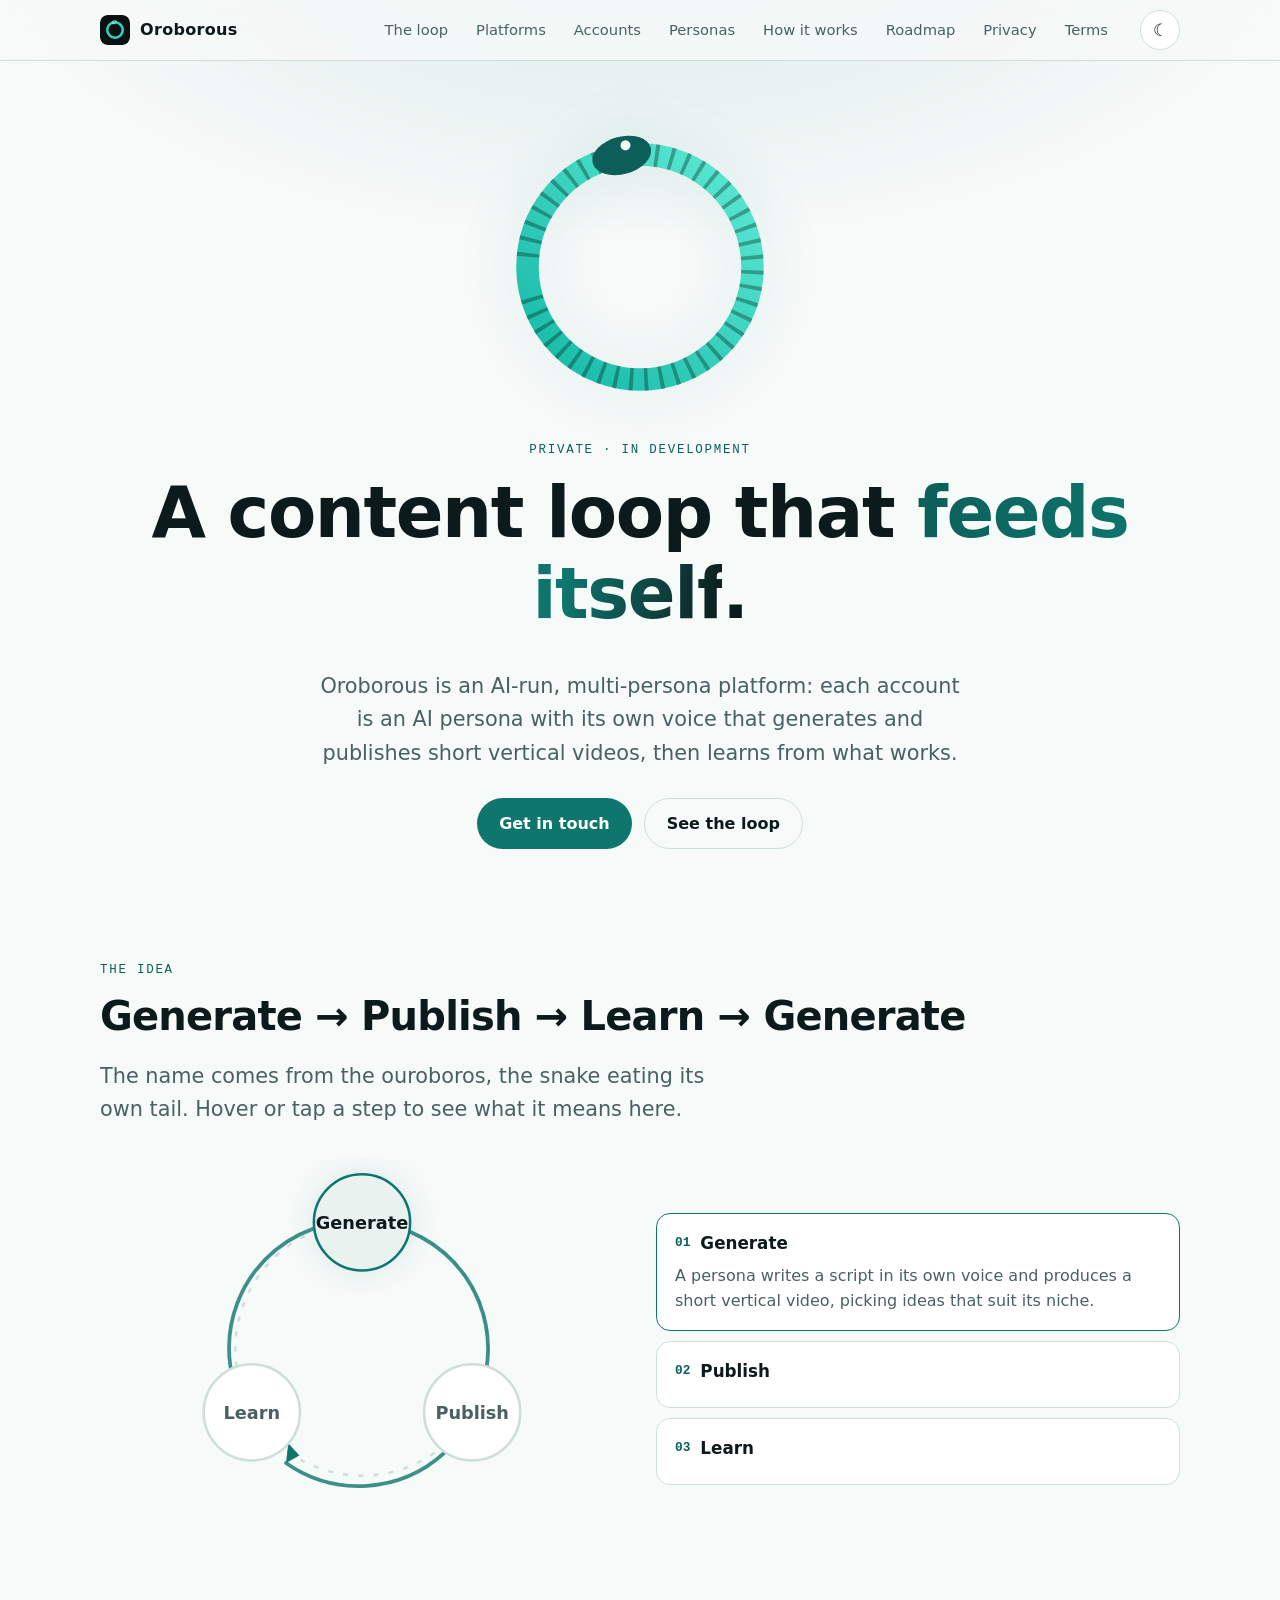
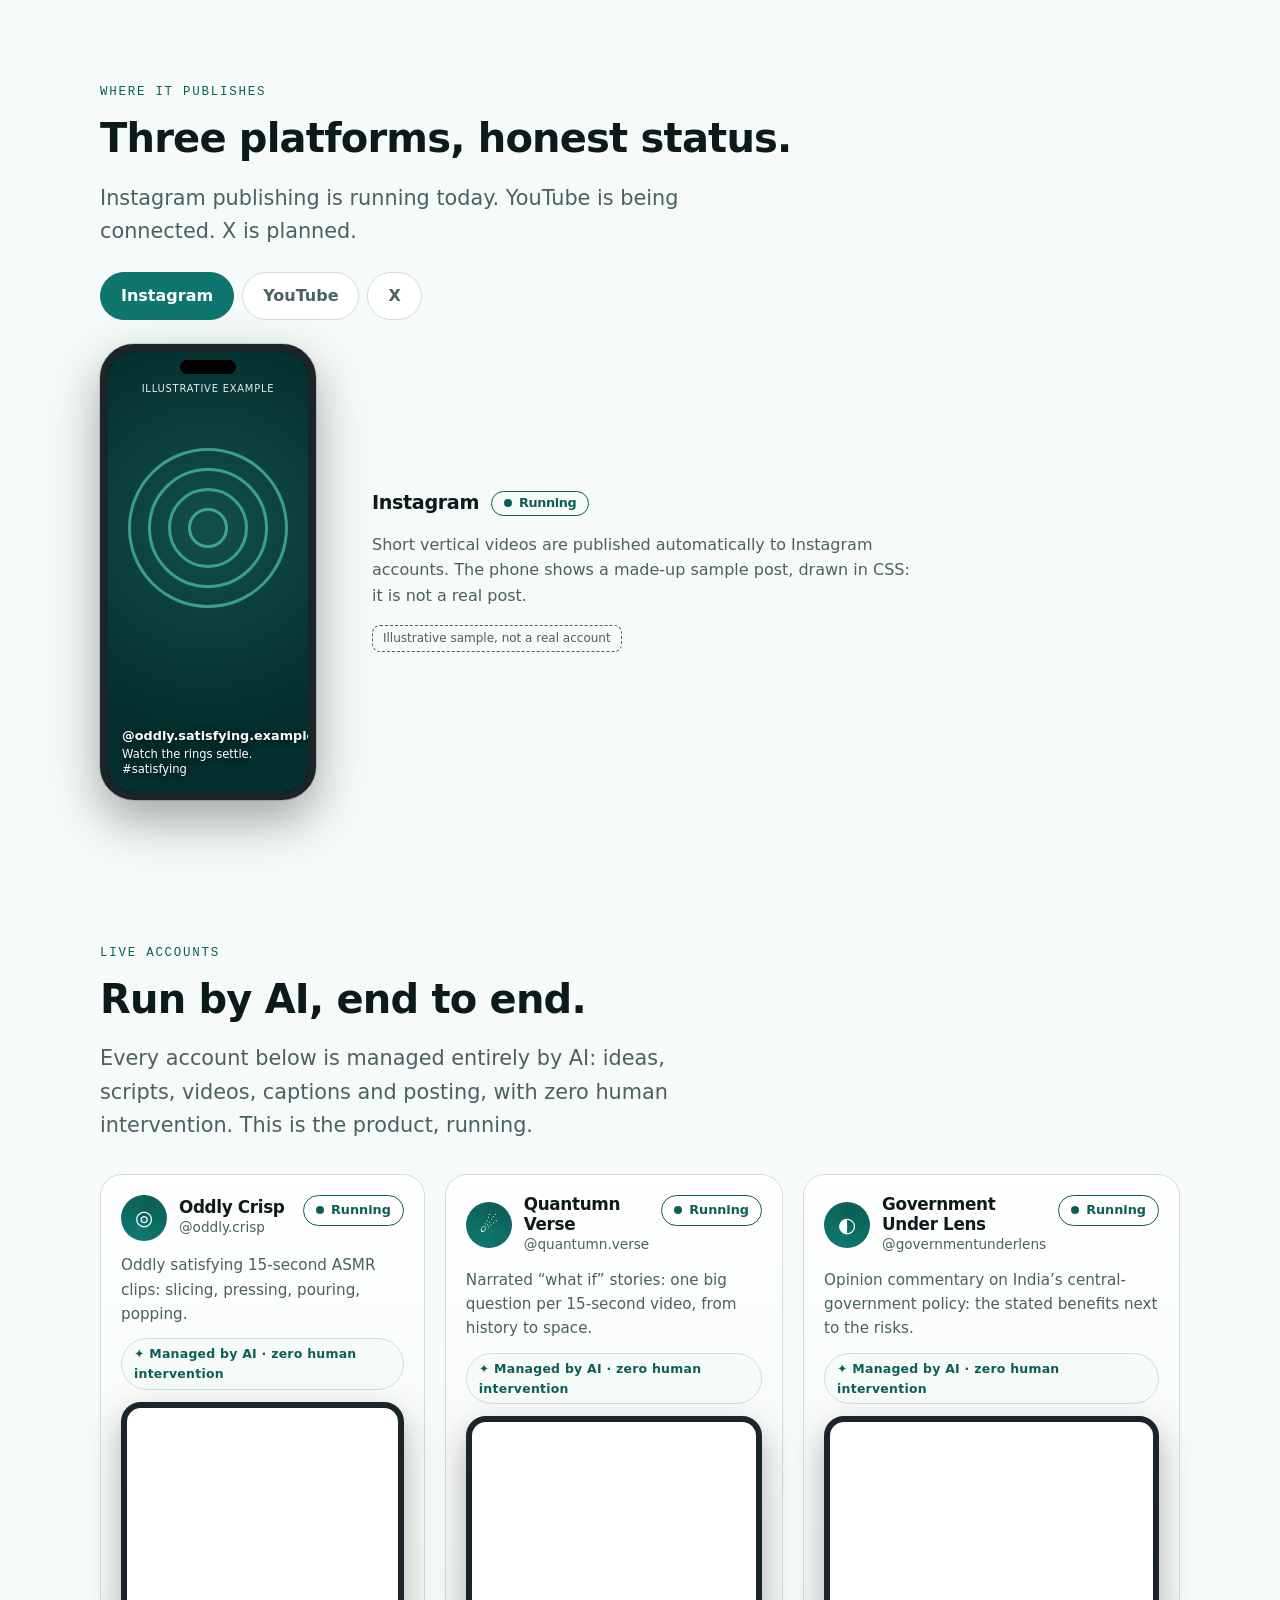
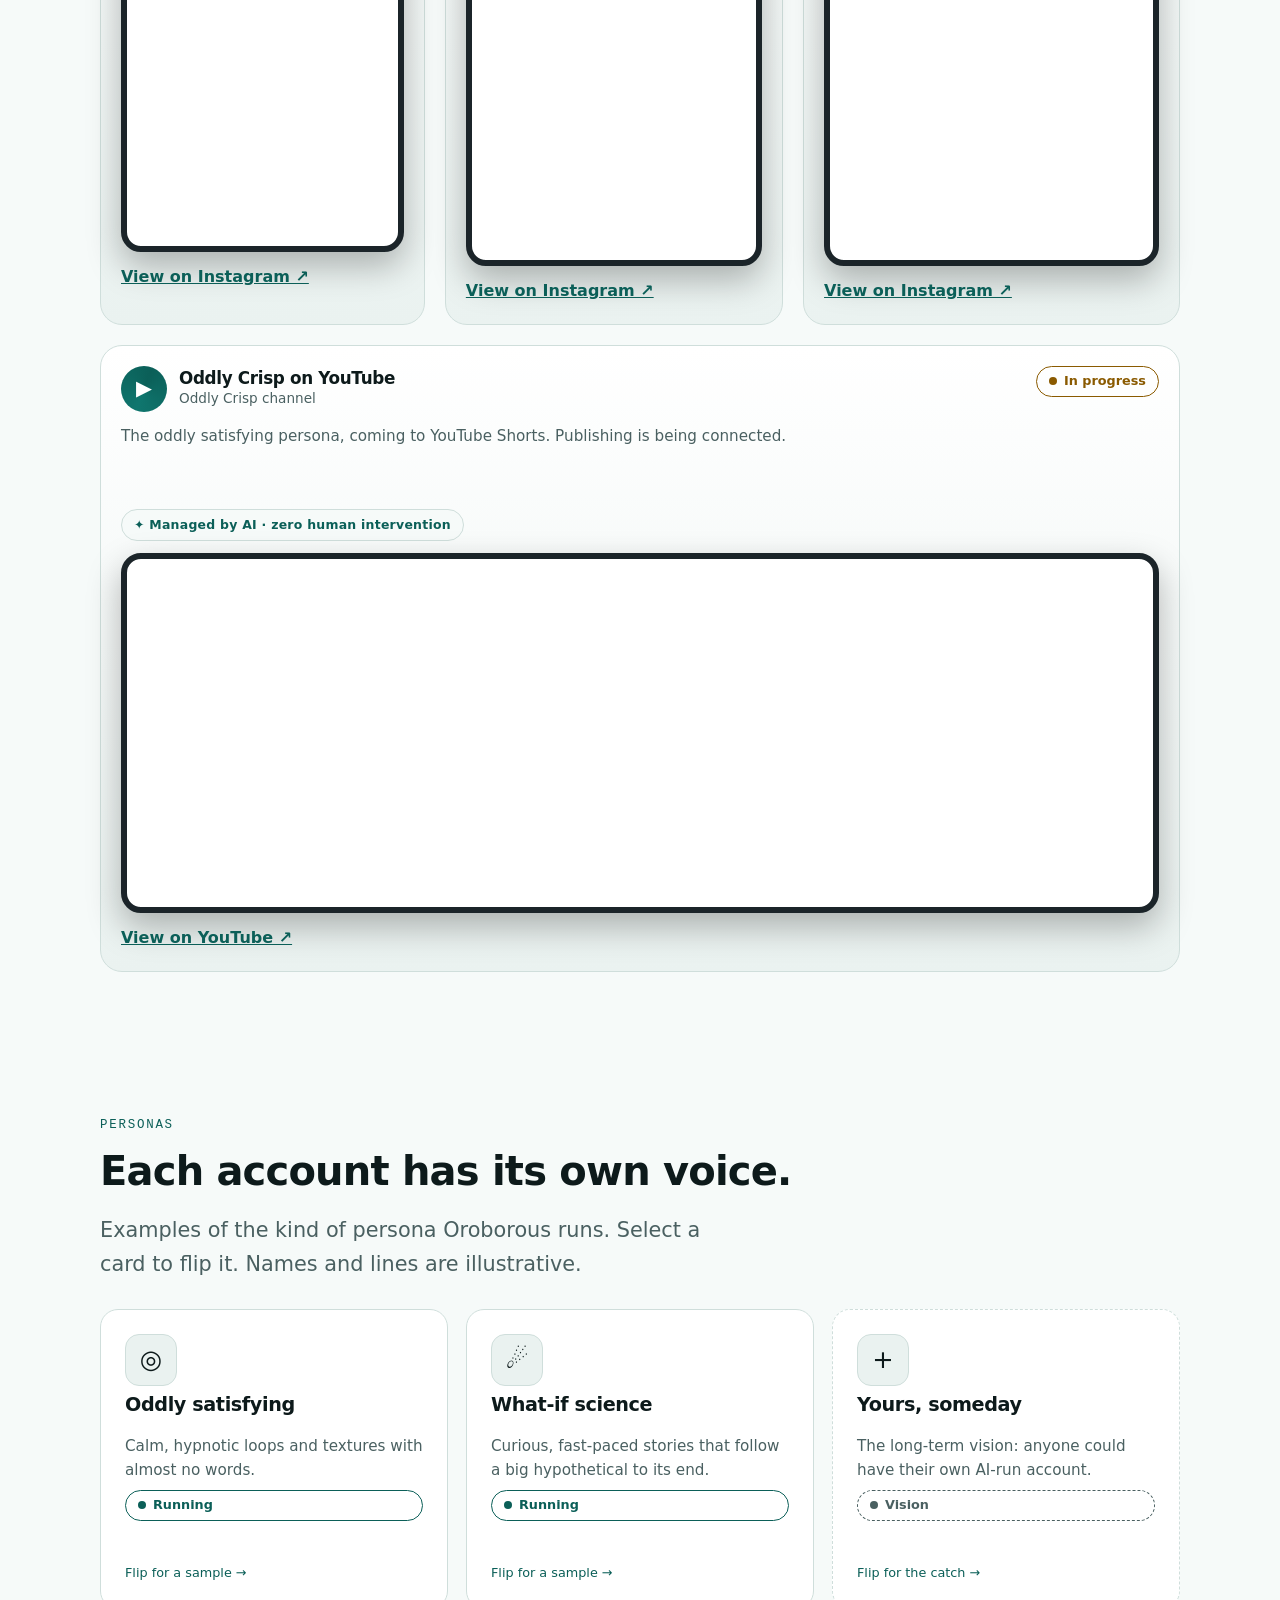
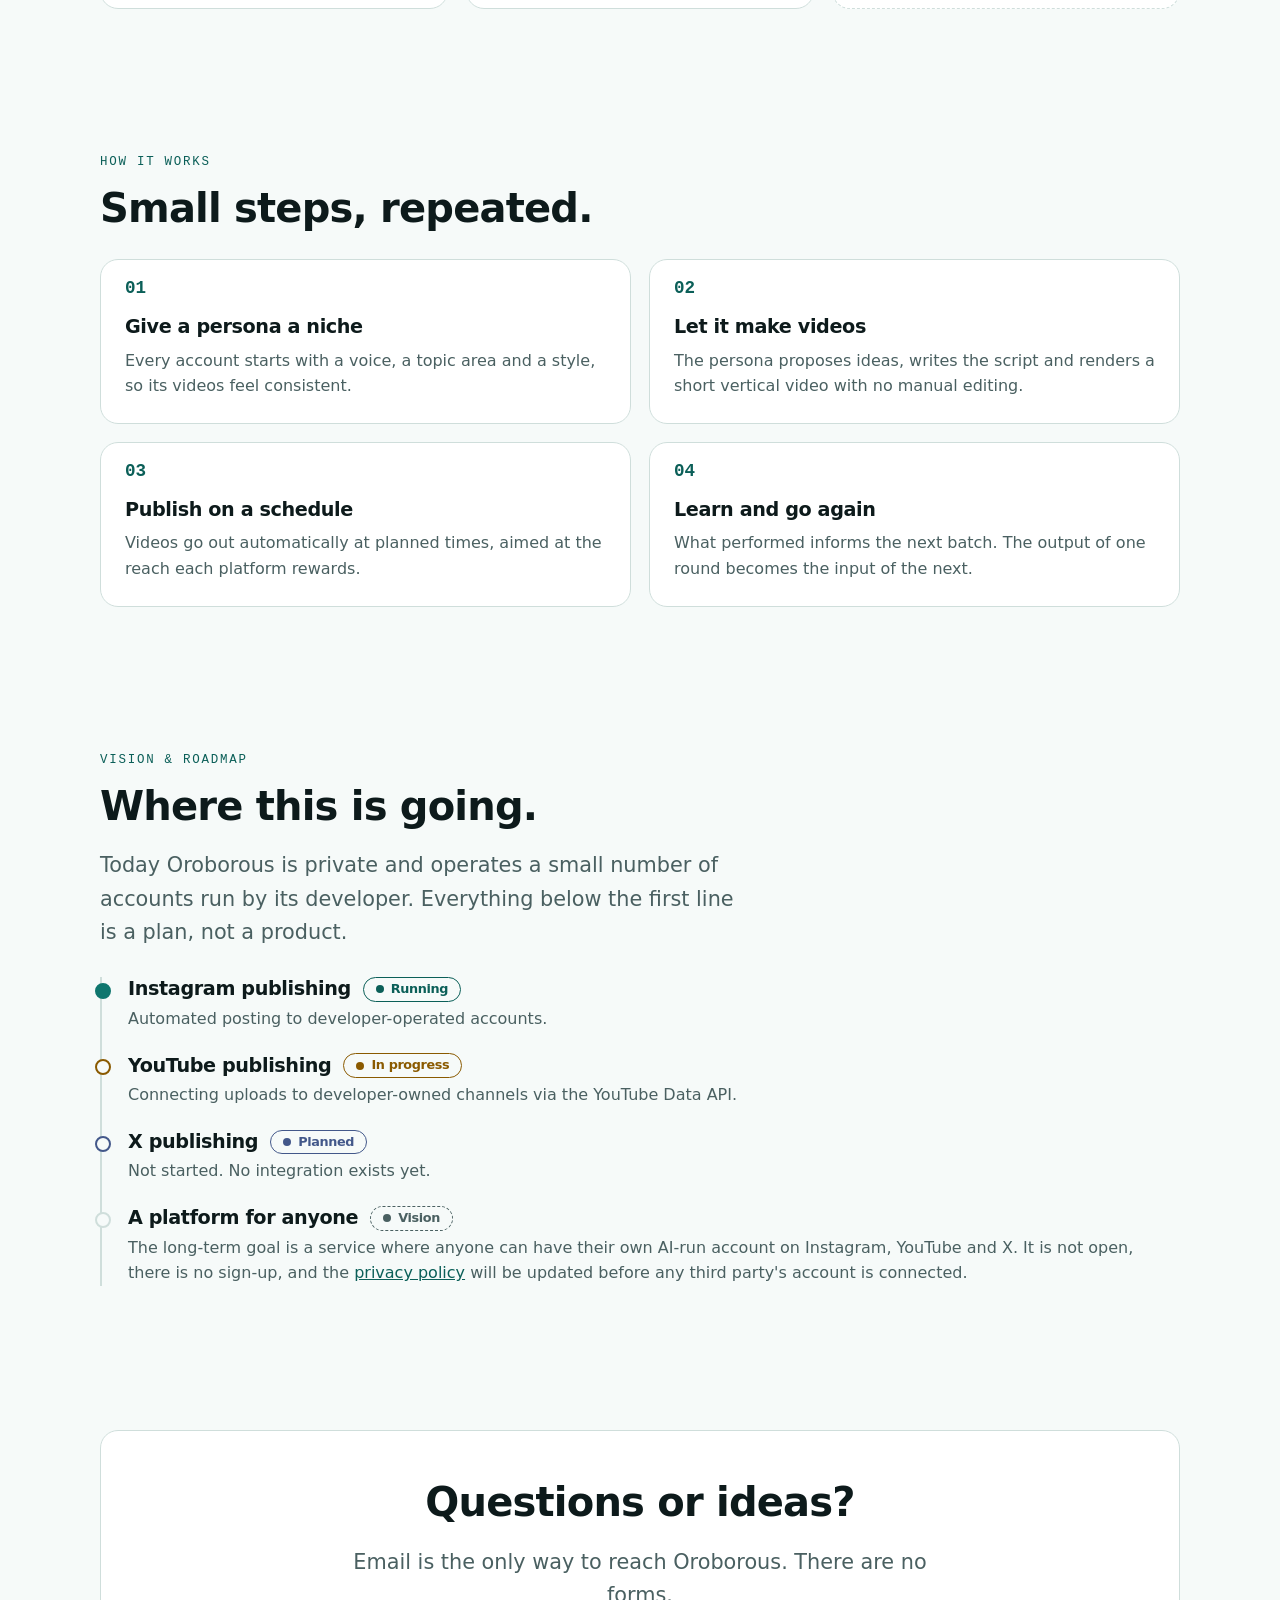
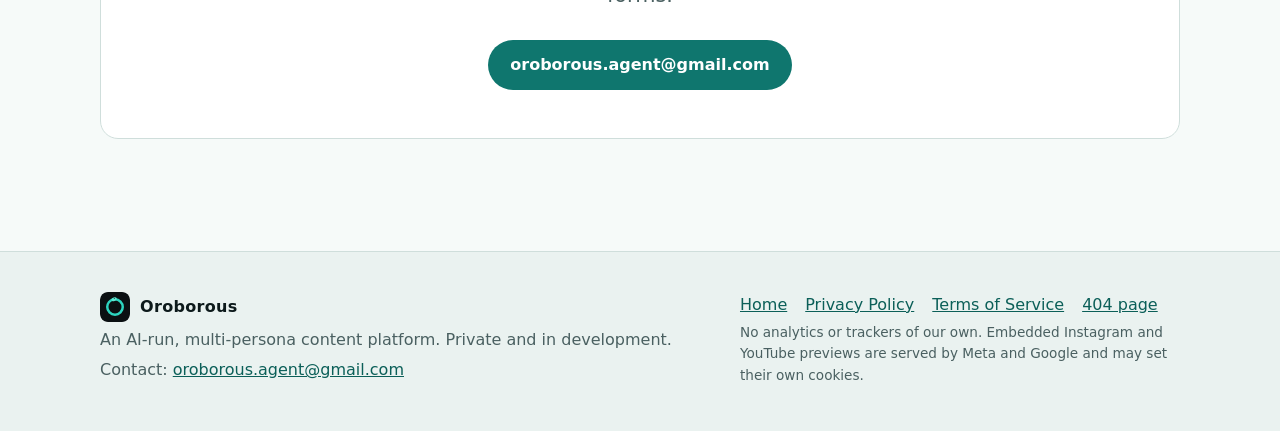
<file: index.html>
<!doctype html>
<html lang="en">
<head>
<meta charset="utf-8">
<meta name="viewport" content="width=device-width, initial-scale=1">
<title>Oroborous — AI-run, multi-persona content</title>
<meta name="description" content="Oroborous is a private, in-development platform of AI personas that generate and publish short vertical videos on their own schedule: generate, publish, learn, repeat.">
<meta name="theme-color" content="#080c0e">
<meta name="color-scheme" content="dark light">
<link rel="icon" href="favicon.svg" type="image/svg+xml">
<link rel="canonical" href="https://aniketraj01.github.io/oroborous/">
<meta property="og:type" content="website">
<meta property="og:site_name" content="Oroborous">
<meta property="og:title" content="Oroborous — AI-run, multi-persona content">
<meta property="og:description" content="Oroborous is a private, in-development platform of AI personas that generate and publish short vertical videos on their own schedule: generate, publish, learn, repeat.">
<meta property="og:url" content="https://aniketraj01.github.io/oroborous/">
<meta name="twitter:card" content="summary">
<meta name="twitter:title" content="Oroborous — AI-run, multi-persona content">
<meta name="twitter:description" content="Oroborous is a private, in-development platform of AI personas that generate and publish short vertical videos on their own schedule: generate, publish, learn, repeat.">
<script>try{var t=localStorage.getItem('oroborous-theme');if(t==='light'||t==='dark')document.documentElement.setAttribute('data-theme',t)}catch(e){}</script>
<link rel="stylesheet" href="styles.css">
</head>
<body>
<a class="skip" href="#main">Skip to content</a>
<header class="site-header">
  <div class="wrap bar">
    <a class="brand" href="index.html"><img src="favicon.svg" alt="" width="30" height="30"><span>Oroborous</span></a>
    <nav class="main" aria-label="Main">
      <ul>
        <li><a href="index.html#loop">The loop</a></li>
        <li><a href="index.html#platforms">Platforms</a></li>
        <li><a href="index.html#accounts">Accounts</a></li>
        <li><a href="index.html#personas">Personas</a></li>
        <li><a href="index.html#how">How it works</a></li>
        <li><a href="index.html#roadmap">Roadmap</a></li>
        <li><a href="privacy.html">Privacy</a></li>
        <li><a href="terms.html">Terms</a></li>
      </ul>
    </nav>
    <button class="theme-btn" id="theme-toggle" type="button" aria-label="Toggle colour theme">☾</button>
  </div>
</header>
<main id="main">

<section class="hero">
  <div class="wrap hero-grid">
    <svg class="ouro" viewBox="0 0 240 240" role="img" aria-label="An ouroboros: a snake forming a circle, eating its own tail">
  <defs>
    <linearGradient id="snakeGrad" x1="0" y1="0" x2="1" y2="1"><stop offset="0" stop-color="#14b8a6"/><stop offset="1" stop-color="#5eead4"/></linearGradient>
    <mask id="bodyMask"><circle cx="120" cy="120" r="90" fill="none" stroke="#fff" stroke-width="30" stroke-dasharray="545 21" transform="rotate(-90 120 120)"/></mask>
  </defs>
  <g class="spin">
    <g transform="rotate(-90 120 120)">
      <circle class="body" cx="120" cy="120" r="90" fill="none" stroke-width="18" stroke-linecap="round" stroke-dasharray="545 21"/>
      <circle class="scales" cx="120" cy="120" r="90" fill="none" stroke="#04201c" stroke-opacity=".35" stroke-width="18" stroke-dasharray="3 9" mask="url(#bodyMask)"/>
      <g transform="translate(120 120) rotate(345)">
        <ellipse class="headfill" cx="90" cy="9" rx="15" ry="24"/>
        <circle class="eye" cx="97" cy="14" r="4"/>
      </g>
    </g>
  </g>
</svg>
    <div>
      <p class="eyebrow">Private · in development</p>
      <h1>A content loop that <span class="grad">feeds itself</span>.</h1>
      <p class="lead">Oroborous is an AI-run, multi-persona platform: each account is an AI persona with its own voice that generates and publishes short vertical videos, then learns from what works.</p>
      <div class="row">
        <a class="btn" href="mailto:oroborous.agent@gmail.com">Get in touch</a>
        <a class="btn ghost" href="#loop">See the loop</a>
      </div>
    </div>
  </div>
</section>

<section id="loop" aria-labelledby="loop-h">
  <div class="wrap">
    <p class="eyebrow">The idea</p>
    <h2 id="loop-h">Generate → Publish → Learn → Generate</h2>
    <p class="lead">The name comes from the ouroboros, the snake eating its own tail. Hover or tap a step to see what it means here.</p>
    <div class="loop" style="margin-top:32px">
      <svg class="loop-svg" viewBox="0 0 300 300" aria-hidden="true" focusable="false">
        <circle class="ring" cx="150" cy="150" r="100"/>
        <path class="arrow" d="M178 54 A100 100 0 0 1 236 200"/><path class="arrow-head" d="M236 200 l-9 -12 l-9 12 z" transform="rotate(8 236 200)"/>
        <path class="arrow" d="M215 232 A100 100 0 0 1 90 240"/><path class="arrow-head" d="M90 240 l12 -2 l-5 -12 z" transform="rotate(-20 90 240)"/>
        <path class="arrow" d="M62 205 A100 100 0 0 1 122 52"/><path class="arrow-head" d="M122 52 l-8 10 l14 4 z" transform="rotate(-12 122 52)"/>
        <g class="node"><circle cx="150" cy="50" r="38"/><text x="150" y="55">Generate</text></g>
        <g class="node"><circle cx="237" cy="200" r="38"/><text x="237" y="205">Publish</text></g>
        <g class="node"><circle cx="63" cy="200" r="38"/><text x="63" y="205">Learn</text></g>
      </svg>
      <ul class="steps">
        <li><button class="step-btn" type="button" aria-expanded="false"><strong><span>01</span> Generate</strong><p>A persona writes a script in its own voice and produces a short vertical video, picking ideas that suit its niche.</p></button></li>
        <li><button class="step-btn" type="button" aria-expanded="false"><strong><span>02</span> Publish</strong><p>The finished video goes out to the persona's account on its own schedule, with a title and caption written for that platform.</p></button></li>
        <li><button class="step-btn" type="button" aria-expanded="false"><strong><span>03</span> Learn</strong><p>Results on what was published feed back in, so the next round favours the ideas and formats that earned more reach. Then the loop starts again.</p></button></li>
      </ul>
    </div>
  </div>
</section>

<section id="platforms" aria-labelledby="plat-h">
  <div class="wrap">
    <p class="eyebrow">Where it publishes</p>
    <h2 id="plat-h">Three platforms, honest status.</h2>
    <p class="lead">Instagram publishing is running today. YouTube is being connected. X is planned.</p>
    <div class="tabs" role="tablist" aria-label="Platform">
      <button class="tab" role="tab" id="t-ig" aria-controls="p-ig" aria-selected="true">Instagram</button>
      <button class="tab" role="tab" id="t-yt" aria-controls="p-yt" aria-selected="false" tabindex="-1">YouTube</button>
      <button class="tab" role="tab" id="t-x" aria-controls="p-x" aria-selected="false" tabindex="-1">X</button>
    </div>
    <div class="plat" id="p-ig" role="tabpanel" aria-labelledby="t-ig">
      <div class="phone" role="img" aria-label="Illustrative phone mockup of a vertical video post">
        <div class="screen"><div class="art sat"><i></i><i></i><i></i><i></i></div><div class="tagline">Illustrative example</div>
        <div class="cap"><b>@oddly.satisfying.example</b>Watch the rings settle. #satisfying</div></div>
      </div>
      <div>
        <h3>Instagram <span class="chip running">Running</span></h3>
        <p>Short vertical videos are published automatically to Instagram accounts. The phone shows a made-up sample post, drawn in CSS: it is not a real post.</p>
        <span class="badge-ill">Illustrative sample, not a real account</span>
      </div>
    </div>
    <div class="plat" id="p-yt" role="tabpanel" aria-labelledby="t-yt" hidden>
      <div class="phone" role="img" aria-label="Illustrative phone mockup of a vertical video post">
        <div class="screen"><div class="art moon"></div><div class="tagline">Illustrative example</div>
        <div class="cap"><b>What if the Moon vanished tonight?</b>A 40-second science story. #shorts</div></div>
      </div>
      <div>
        <h3>YouTube <span class="chip progress">In progress</span></h3>
        <p>Uploads to YouTube channels owned and operated by the developer, through the YouTube Data API with the upload scope only. The connection is still being completed and reviewed.</p>
        <span class="badge-ill">Illustrative sample, not a real video</span>
      </div>
    </div>
    <div class="plat" id="p-x" role="tabpanel" aria-labelledby="t-x" hidden>
      <div class="phone" role="img" aria-label="Illustrative phone mockup of a vertical video post">
        <div class="screen"><div class="art txt"></div><div class="tagline">Illustrative example</div>
        <div class="cap"><b>Mock-up only</b>Nothing is published to X yet.</div></div>
      </div>
      <div>
        <h3>X <span class="chip planned">Planned</span></h3>
        <p>X is on the roadmap but not built. There is no integration and nothing is posted there today.</p>
        <span class="badge-ill">Illustrative mock-up, not live</span>
      </div>
    </div>
  </div>
</section>

<section id="accounts" aria-labelledby="acc-h">
  <div class="wrap">
    <p class="eyebrow">Live accounts</p>
    <h2 id="acc-h">Run by AI, end to end.</h2>
    <p class="lead">Every account below is managed entirely by AI: ideas, scripts, videos, captions and posting, with zero human intervention. This is the product, running.</p>
    <div class="accts">
      <article class="acct ">
        <div class="acct-top">
          <span class="avatar" aria-hidden="true">◎</span>
          <div class="who"><h3>Oddly Crisp</h3><p>@oddly.crisp</p></div>
          <span class="chip running">Running</span>
        </div>
        <p class="niche">Oddly satisfying 15-second ASMR clips: slicing, pressing, pouring, popping.</p>
        <p class="ai-badge"><span aria-hidden="true">✦</span> Managed by AI · zero human intervention</p>
        <div class="screen-frame" style="--h:450px"><iframe src="https://www.instagram.com/oddly.crisp/embed" title="Live preview of Oddly Crisp on Instagram" loading="lazy" referrerpolicy="strict-origin-when-cross-origin" sandbox="allow-scripts allow-same-origin allow-popups allow-popups-to-escape-sandbox"></iframe></div>
        <a class="open" href="https://www.instagram.com/oddly.crisp/" rel="noopener" target="_blank">View on Instagram ↗</a>
      </article>
      <article class="acct ">
        <div class="acct-top">
          <span class="avatar" aria-hidden="true">☄</span>
          <div class="who"><h3>Quantumn Verse</h3><p>@quantumn.verse</p></div>
          <span class="chip running">Running</span>
        </div>
        <p class="niche">Narrated “what if” stories: one big question per 15-second video, from history to space.</p>
        <p class="ai-badge"><span aria-hidden="true">✦</span> Managed by AI · zero human intervention</p>
        <div class="screen-frame" style="--h:450px"><iframe src="https://www.instagram.com/quantumn.verse/embed" title="Live preview of Quantumn Verse on Instagram" loading="lazy" referrerpolicy="strict-origin-when-cross-origin" sandbox="allow-scripts allow-same-origin allow-popups allow-popups-to-escape-sandbox"></iframe></div>
        <a class="open" href="https://www.instagram.com/quantumn.verse/" rel="noopener" target="_blank">View on Instagram ↗</a>
      </article>
      <article class="acct ">
        <div class="acct-top">
          <span class="avatar" aria-hidden="true">◐</span>
          <div class="who"><h3>Government Under Lens</h3><p>@governmentunderlens</p></div>
          <span class="chip running">Running</span>
        </div>
        <p class="niche">Opinion commentary on India’s central-government policy: the stated benefits next to the risks.</p>
        <p class="ai-badge"><span aria-hidden="true">✦</span> Managed by AI · zero human intervention</p>
        <div class="screen-frame" style="--h:450px"><iframe src="https://www.instagram.com/governmentunderlens/embed" title="Live preview of Government Under Lens on Instagram" loading="lazy" referrerpolicy="strict-origin-when-cross-origin" sandbox="allow-scripts allow-same-origin allow-popups allow-popups-to-escape-sandbox"></iframe></div>
        <a class="open" href="https://www.instagram.com/governmentunderlens/" rel="noopener" target="_blank">View on Instagram ↗</a>
      </article>
      <article class="acct wide">
        <div class="acct-top">
          <span class="avatar" aria-hidden="true">▶</span>
          <div class="who"><h3>Oddly Crisp on YouTube</h3><p>Oddly Crisp channel</p></div>
          <span class="chip progress">In progress</span>
        </div>
        <p class="niche">The oddly satisfying persona, coming to YouTube Shorts. Publishing is being connected.</p>
        <p class="ai-badge"><span aria-hidden="true">✦</span> Managed by AI · zero human intervention</p>
        <div class="screen-frame" style="--h:360px"><iframe src="https://www.youtube-nocookie.com/embed/videoseries?list=UUycIDlt_tiEoTeSr6SAQCew" title="Live preview of Oddly Crisp on YouTube on YouTube" loading="lazy" referrerpolicy="strict-origin-when-cross-origin" sandbox="allow-scripts allow-same-origin allow-popups allow-popups-to-escape-sandbox"></iframe></div>
        <a class="open" href="https://www.youtube.com/channel/UCycIDlt_tiEoTeSr6SAQCew" rel="noopener" target="_blank">View on YouTube ↗</a>
      </article>
    </div>
  </div>
</section>

<section id="personas" aria-labelledby="per-h">
  <div class="wrap">
    <p class="eyebrow">Personas</p>
    <h2 id="per-h">Each account has its own voice.</h2>
    <p class="lead">Examples of the kind of persona Oroborous runs. Select a card to flip it. Names and lines are illustrative.</p>
    <div class="cards">
      <button class="flip" type="button" aria-pressed="false" aria-label="Persona card: Oddly satisfying. Press to flip.">
        <span class="flip-in">
          <span class="face"><span class="glyph" aria-hidden="true">◎</span><h3>Oddly satisfying</h3><p>Calm, hypnotic loops and textures with almost no words.</p><span class="chip running">Running</span><span class="hint">Flip for a sample →</span></span>
          <span class="face back"><span class="badge-ill">Illustrative example</span><blockquote>“Sit back. Nothing here needs fixing.”</blockquote><p>Voice: quiet, minimal, soothing. Format: seamless loops under 20 seconds.</p></span>
        </span>
      </button>
      <button class="flip" type="button" aria-pressed="false" aria-label="Persona card: What-if science. Press to flip.">
        <span class="flip-in">
          <span class="face"><span class="glyph" aria-hidden="true">☄</span><h3>What-if science</h3><p>Curious, fast-paced stories that follow a big hypothetical to its end.</p><span class="chip running">Running</span><span class="hint">Flip for a sample →</span></span>
          <span class="face back"><span class="badge-ill">Illustrative example</span><blockquote>“What if the Moon vanished tonight? Tides go first.”</blockquote><p>Voice: warm, curious, a little dramatic. Format: 30–45 second narrated stories.</p></span>
        </span>
      </button>
      <button class="flip dashed" type="button" aria-pressed="false" aria-label="Persona card: Yours, a vision. Press to flip.">
        <span class="flip-in">
          <span class="face"><span class="glyph" aria-hidden="true">+</span><h3>Yours, someday</h3><p>The long-term vision: anyone could have their own AI-run account.</p><span class="chip vision">Vision</span><span class="hint">Flip for the catch →</span></span>
          <span class="face back"><span class="badge-ill">Not available</span><blockquote>You can't sign up for this today.</blockquote><p>Oroborous currently runs only a few accounts operated by its developer. There is no sign-up or waitlist.</p></span>
        </span>
      </button>
    </div>
  </div>
</section>

<section id="how" aria-labelledby="how-h">
  <div class="wrap">
    <p class="eyebrow">How it works</p>
    <h2 id="how-h">Small steps, repeated.</h2>
    <div class="how">
      <div class="card reveal"><h3>Give a persona a niche</h3><p>Every account starts with a voice, a topic area and a style, so its videos feel consistent.</p></div>
      <div class="card reveal"><h3>Let it make videos</h3><p>The persona proposes ideas, writes the script and renders a short vertical video with no manual editing.</p></div>
      <div class="card reveal"><h3>Publish on a schedule</h3><p>Videos go out automatically at planned times, aimed at the reach each platform rewards.</p></div>
      <div class="card reveal"><h3>Learn and go again</h3><p>What performed informs the next batch. The output of one round becomes the input of the next.</p></div>
    </div>
  </div>
</section>

<section id="roadmap" aria-labelledby="road-h">
  <div class="wrap">
    <p class="eyebrow">Vision &amp; roadmap</p>
    <h2 id="road-h">Where this is going.</h2>
    <p class="lead">Today Oroborous is private and operates a small number of accounts run by its developer. Everything below the first line is a plan, not a product.</p>
    <ol class="road">
      <li class="running reveal"><h3>Instagram publishing <span class="chip running">Running</span></h3><p>Automated posting to developer-operated accounts.</p></li>
      <li class="progress reveal"><h3>YouTube publishing <span class="chip progress">In progress</span></h3><p>Connecting uploads to developer-owned channels via the YouTube Data API.</p></li>
      <li class="planned reveal"><h3>X publishing <span class="chip planned">Planned</span></h3><p>Not started. No integration exists yet.</p></li>
      <li class="reveal"><h3>A platform for anyone <span class="chip vision">Vision</span></h3><p>The long-term goal is a service where anyone can have their own AI-run account on Instagram, YouTube and X. It is not open, there is no sign-up, and the <a href="privacy.html">privacy policy</a> will be updated before any third party's account is connected.</p></li>
    </ol>
  </div>
</section>

<section id="contact" aria-labelledby="contact-h">
  <div class="wrap">
    <div class="card" style="text-align:center;padding:48px 24px">
      <h2 id="contact-h">Questions or ideas?</h2>
      <p class="lead" style="margin-inline:auto">Email is the only way to reach Oroborous. There are no forms.</p>
      <div class="row" style="justify-content:center"><a class="btn" href="mailto:oroborous.agent@gmail.com">oroborous.agent@gmail.com</a></div>
    </div>
  </div>
</section>
</main>
<footer class="site-footer">
  <div class="wrap foot">
    <div>
      <a class="brand" href="index.html"><img src="favicon.svg" alt="" width="30" height="30"><span>Oroborous</span></a>
      <p>An AI-run, multi-persona content platform. Private and in development.</p>
      <p>Contact: <a href="mailto:oroborous.agent@gmail.com">oroborous.agent@gmail.com</a></p>
    </div>
    <div>
      <ul aria-label="Site pages">
        <li><a href="index.html">Home</a></li>
        <li><a href="privacy.html">Privacy Policy</a></li>
        <li><a href="terms.html">Terms of Service</a></li>
        <li><a href="404.html">404 page</a></li>
      </ul>
      <p class="note">No analytics or trackers of our own. Embedded Instagram and YouTube previews are served by Meta and Google and may set their own cookies.</p>
    </div>
  </div>
</footer>
<script src="app.js" defer></script>
</body>
</html>
</file>
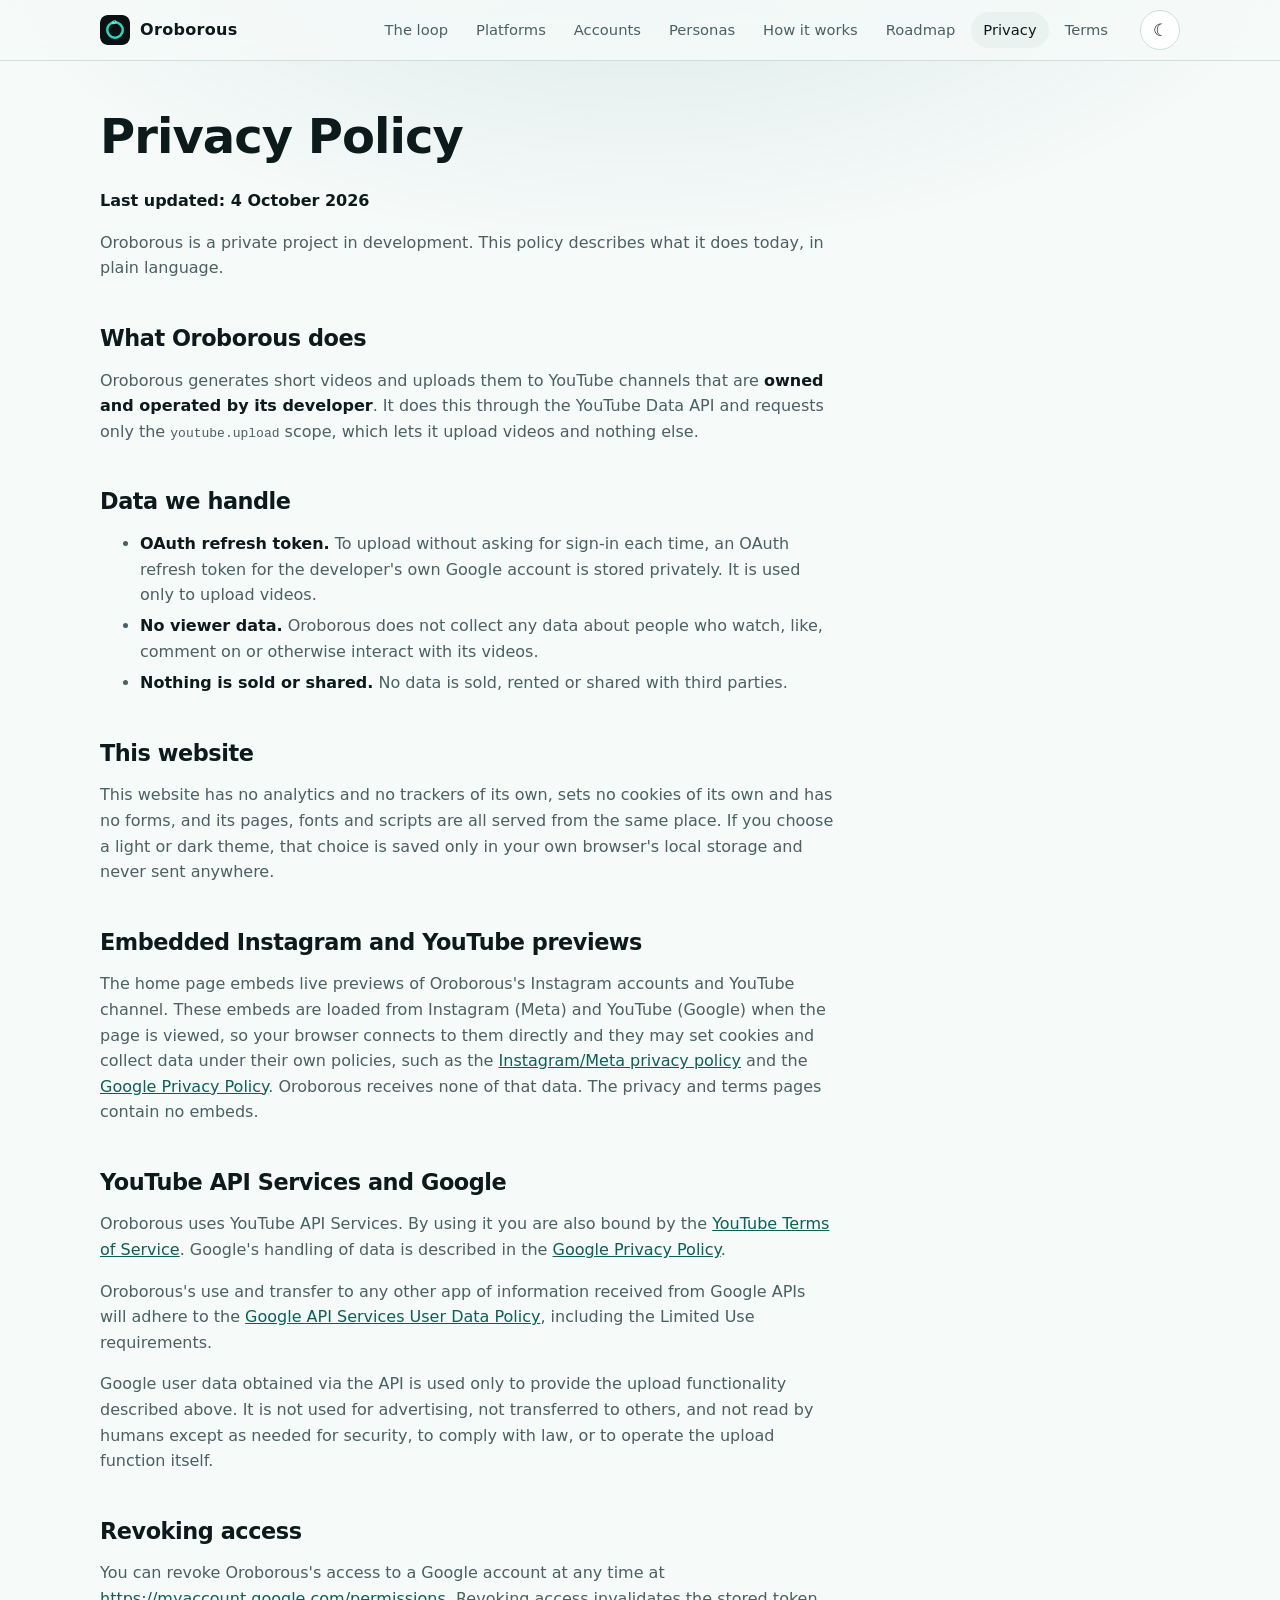
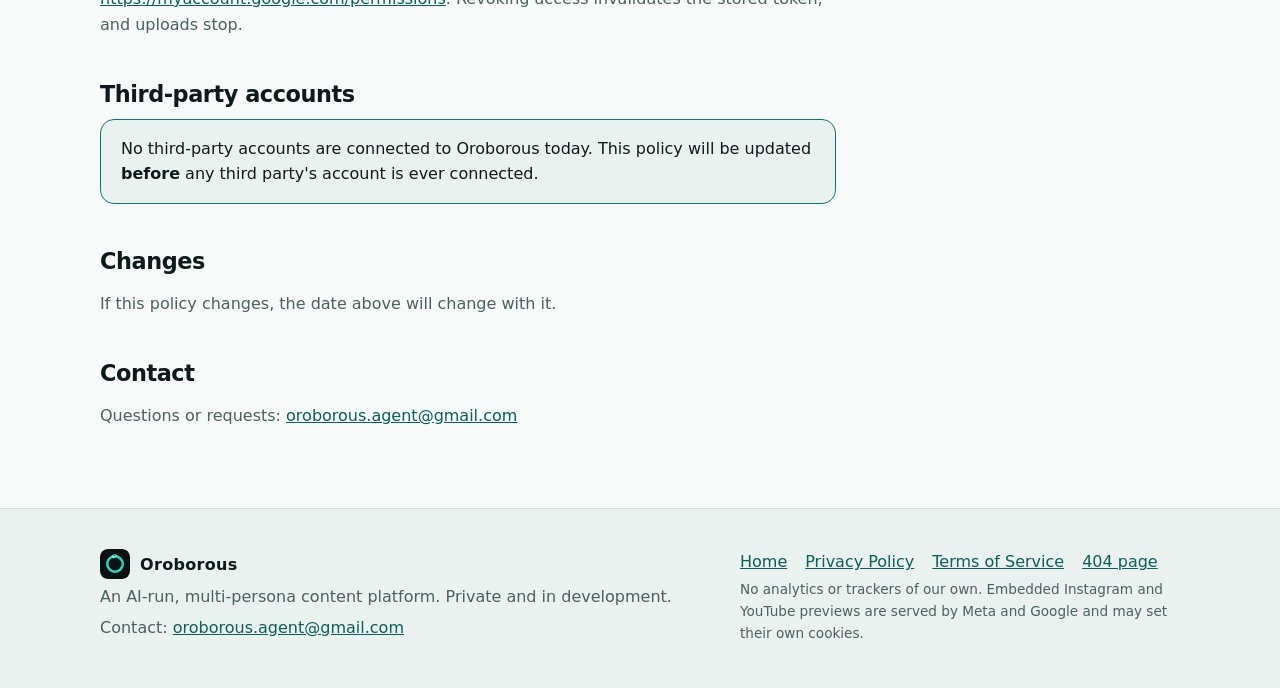
<file: privacy.html>
<!doctype html>
<html lang="en">
<head>
<meta charset="utf-8">
<meta name="viewport" content="width=device-width, initial-scale=1">
<title>Privacy Policy — Oroborous</title>
<meta name="description" content="How Oroborous handles data: YouTube uploads only, no viewer data, no analytics, cookies or trackers.">
<meta name="theme-color" content="#080c0e">
<meta name="color-scheme" content="dark light">
<link rel="icon" href="favicon.svg" type="image/svg+xml">
<link rel="canonical" href="https://aniketraj01.github.io/oroborous/privacy.html">
<meta property="og:type" content="website">
<meta property="og:site_name" content="Oroborous">
<meta property="og:title" content="Privacy Policy — Oroborous">
<meta property="og:description" content="How Oroborous handles data: YouTube uploads only, no viewer data, no analytics, cookies or trackers.">
<meta property="og:url" content="https://aniketraj01.github.io/oroborous/privacy.html">
<meta name="twitter:card" content="summary">
<meta name="twitter:title" content="Privacy Policy — Oroborous">
<meta name="twitter:description" content="How Oroborous handles data: YouTube uploads only, no viewer data, no analytics, cookies or trackers.">
<script>try{var t=localStorage.getItem('oroborous-theme');if(t==='light'||t==='dark')document.documentElement.setAttribute('data-theme',t)}catch(e){}</script>
<link rel="stylesheet" href="styles.css">
</head>
<body>
<a class="skip" href="#main">Skip to content</a>
<header class="site-header">
  <div class="wrap bar">
    <a class="brand" href="index.html"><img src="favicon.svg" alt="" width="30" height="30"><span>Oroborous</span></a>
    <nav class="main" aria-label="Main">
      <ul>
        <li><a href="index.html#loop">The loop</a></li>
        <li><a href="index.html#platforms">Platforms</a></li>
        <li><a href="index.html#accounts">Accounts</a></li>
        <li><a href="index.html#personas">Personas</a></li>
        <li><a href="index.html#how">How it works</a></li>
        <li><a href="index.html#roadmap">Roadmap</a></li>
        <li><a href="privacy.html" aria-current="page">Privacy</a></li>
        <li><a href="terms.html">Terms</a></li>
      </ul>
    </nav>
    <button class="theme-btn" id="theme-toggle" type="button" aria-label="Toggle colour theme">☾</button>
  </div>
</header>
<main id="main">

<div class="wrap"><article class="prose">
<h1>Privacy Policy</h1>
<p><strong>Last updated: 4 October 2026</strong></p>
<p>Oroborous is a private project in development. This policy describes what it does today, in plain language.</p>

<h2>What Oroborous does</h2>
<p>Oroborous generates short videos and uploads them to YouTube channels that are <strong>owned and operated by its developer</strong>. It does this through the YouTube Data API and requests only the <code>youtube.upload</code> scope, which lets it upload videos and nothing else.</p>

<h2>Data we handle</h2>
<ul>
<li><strong>OAuth refresh token.</strong> To upload without asking for sign-in each time, an OAuth refresh token for the developer's own Google account is stored privately. It is used only to upload videos.</li>
<li><strong>No viewer data.</strong> Oroborous does not collect any data about people who watch, like, comment on or otherwise interact with its videos.</li>
<li><strong>Nothing is sold or shared.</strong> No data is sold, rented or shared with third parties.</li>
</ul>

<h2>This website</h2>
<p>This website has no analytics and no trackers of its own, sets no cookies of its own and has no forms, and its pages, fonts and scripts are all served from the same place. If you choose a light or dark theme, that choice is saved only in your own browser's local storage and never sent anywhere.</p>

<h2>Embedded Instagram and YouTube previews</h2>
<p>The home page embeds live previews of Oroborous's Instagram accounts and YouTube channel. These embeds are loaded from Instagram (Meta) and YouTube (Google) when the page is viewed, so your browser connects to them directly and they may set cookies and collect data under their own policies, such as the <a href="https://privacycenter.instagram.com/policy">Instagram/Meta privacy policy</a> and the <a href="https://policies.google.com/privacy">Google Privacy Policy</a>. Oroborous receives none of that data. The privacy and terms pages contain no embeds.</p>

<h2>YouTube API Services and Google</h2>
<p>Oroborous uses YouTube API Services. By using it you are also bound by the <a href="https://www.youtube.com/t/terms">YouTube Terms of Service</a>. Google's handling of data is described in the <a href="https://policies.google.com/privacy">Google Privacy Policy</a>.</p>
<p>Oroborous's use and transfer to any other app of information received from Google APIs will adhere to the <a href="https://developers.google.com/terms/api-services-user-data-policy">Google API Services User Data Policy</a>, including the Limited Use requirements.</p>
<p>Google user data obtained via the API is used only to provide the upload functionality described above. It is not used for advertising, not transferred to others, and not read by humans except as needed for security, to comply with law, or to operate the upload function itself.</p>

<h2>Revoking access</h2>
<p>You can revoke Oroborous's access to a Google account at any time at <a href="https://myaccount.google.com/permissions">https://myaccount.google.com/permissions</a>. Revoking access invalidates the stored token, and uploads stop.</p>

<h2>Third-party accounts</h2>
<div class="callout"><p>No third-party accounts are connected to Oroborous today. This policy will be updated <strong>before</strong> any third party's account is ever connected.</p></div>

<h2>Changes</h2>
<p>If this policy changes, the date above will change with it.</p>

<h2>Contact</h2>
<p>Questions or requests: <a href="mailto:oroborous.agent@gmail.com">oroborous.agent@gmail.com</a></p>
</article></div>
</main>
<footer class="site-footer">
  <div class="wrap foot">
    <div>
      <a class="brand" href="index.html"><img src="favicon.svg" alt="" width="30" height="30"><span>Oroborous</span></a>
      <p>An AI-run, multi-persona content platform. Private and in development.</p>
      <p>Contact: <a href="mailto:oroborous.agent@gmail.com">oroborous.agent@gmail.com</a></p>
    </div>
    <div>
      <ul aria-label="Site pages">
        <li><a href="index.html">Home</a></li>
        <li><a href="privacy.html">Privacy Policy</a></li>
        <li><a href="terms.html">Terms of Service</a></li>
        <li><a href="404.html">404 page</a></li>
      </ul>
      <p class="note">No analytics or trackers of our own. Embedded Instagram and YouTube previews are served by Meta and Google and may set their own cookies.</p>
    </div>
  </div>
</footer>
<script src="app.js" defer></script>
</body>
</html>
</file>
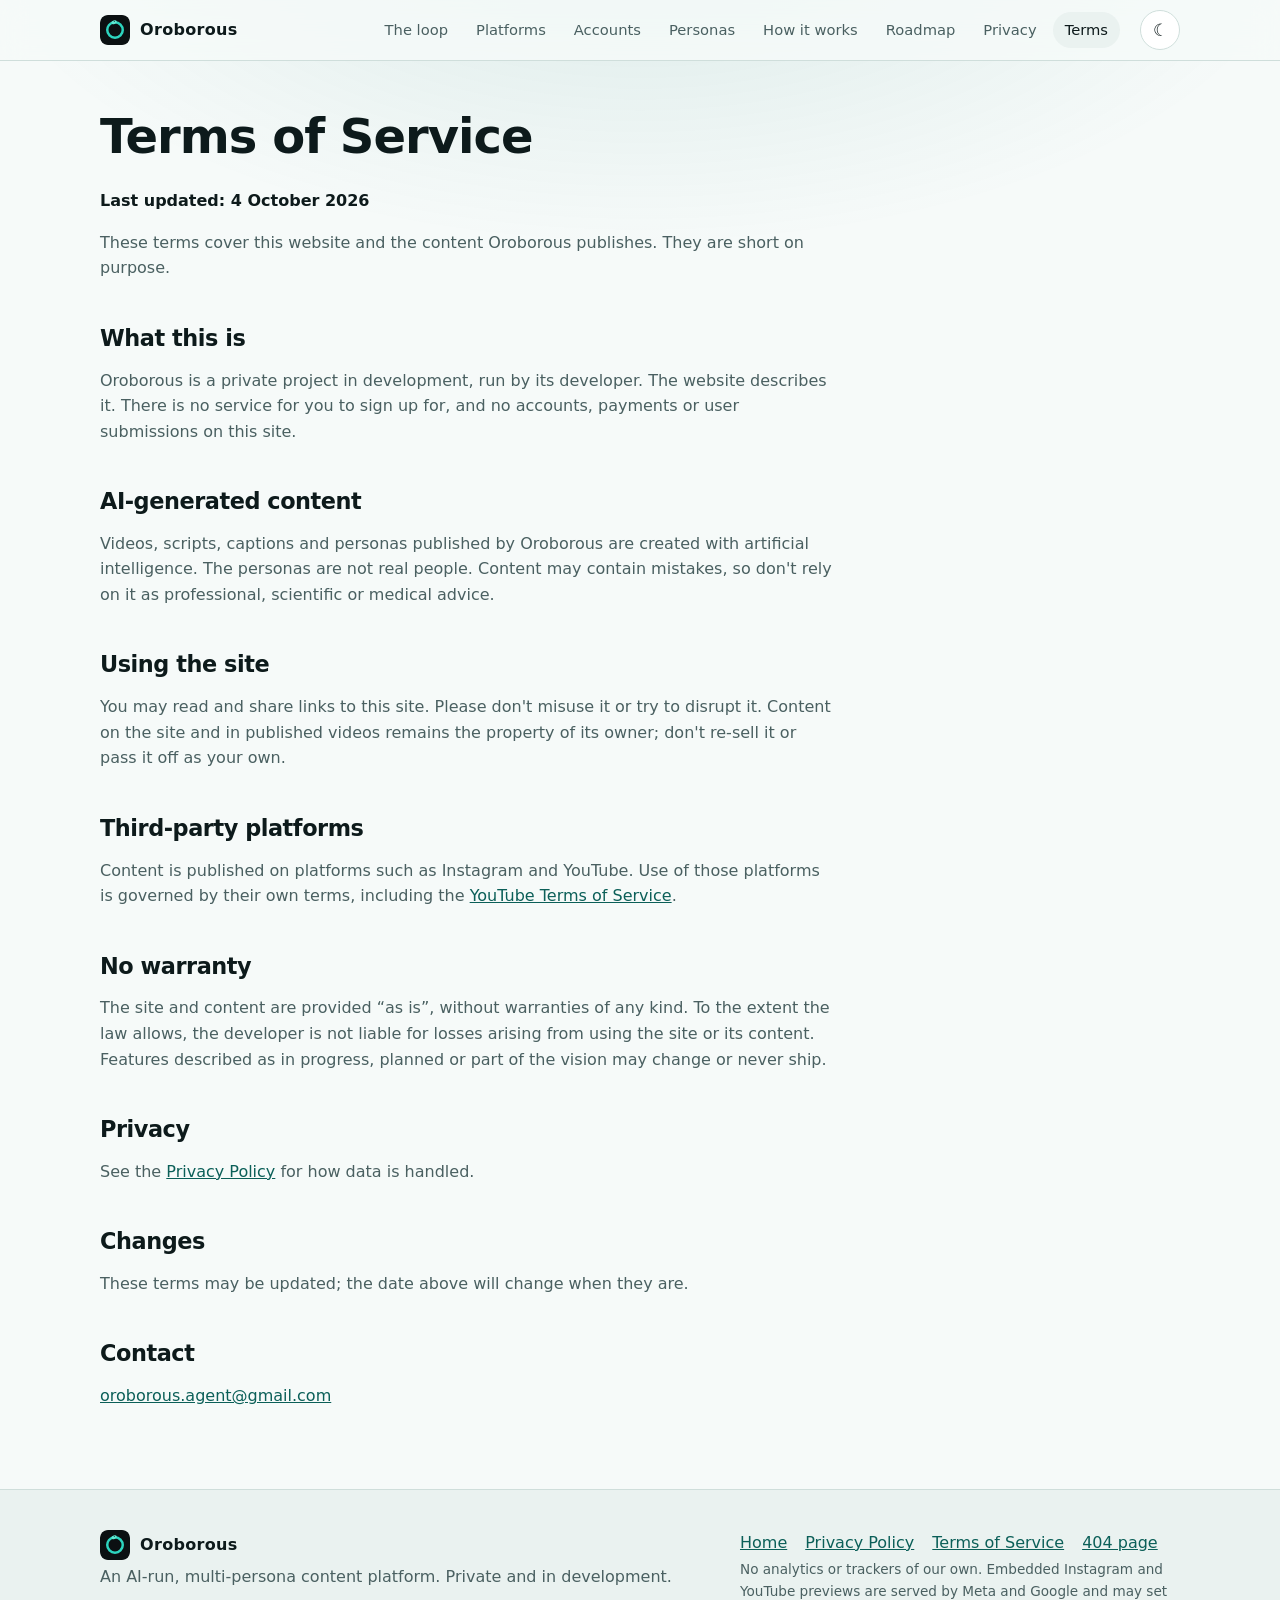
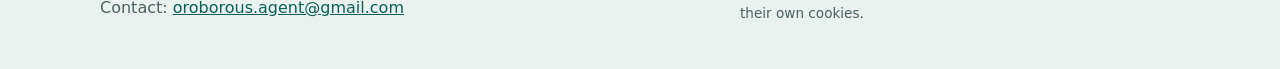
<file: terms.html>
<!doctype html>
<html lang="en">
<head>
<meta charset="utf-8">
<meta name="viewport" content="width=device-width, initial-scale=1">
<title>Terms of Service — Oroborous</title>
<meta name="description" content="Plain-language terms for the Oroborous website and its AI-generated content.">
<meta name="theme-color" content="#080c0e">
<meta name="color-scheme" content="dark light">
<link rel="icon" href="favicon.svg" type="image/svg+xml">
<link rel="canonical" href="https://aniketraj01.github.io/oroborous/terms.html">
<meta property="og:type" content="website">
<meta property="og:site_name" content="Oroborous">
<meta property="og:title" content="Terms of Service — Oroborous">
<meta property="og:description" content="Plain-language terms for the Oroborous website and its AI-generated content.">
<meta property="og:url" content="https://aniketraj01.github.io/oroborous/terms.html">
<meta name="twitter:card" content="summary">
<meta name="twitter:title" content="Terms of Service — Oroborous">
<meta name="twitter:description" content="Plain-language terms for the Oroborous website and its AI-generated content.">
<script>try{var t=localStorage.getItem('oroborous-theme');if(t==='light'||t==='dark')document.documentElement.setAttribute('data-theme',t)}catch(e){}</script>
<link rel="stylesheet" href="styles.css">
</head>
<body>
<a class="skip" href="#main">Skip to content</a>
<header class="site-header">
  <div class="wrap bar">
    <a class="brand" href="index.html"><img src="favicon.svg" alt="" width="30" height="30"><span>Oroborous</span></a>
    <nav class="main" aria-label="Main">
      <ul>
        <li><a href="index.html#loop">The loop</a></li>
        <li><a href="index.html#platforms">Platforms</a></li>
        <li><a href="index.html#accounts">Accounts</a></li>
        <li><a href="index.html#personas">Personas</a></li>
        <li><a href="index.html#how">How it works</a></li>
        <li><a href="index.html#roadmap">Roadmap</a></li>
        <li><a href="privacy.html">Privacy</a></li>
        <li><a href="terms.html" aria-current="page">Terms</a></li>
      </ul>
    </nav>
    <button class="theme-btn" id="theme-toggle" type="button" aria-label="Toggle colour theme">☾</button>
  </div>
</header>
<main id="main">

<div class="wrap"><article class="prose">
<h1>Terms of Service</h1>
<p><strong>Last updated: 4 October 2026</strong></p>
<p>These terms cover this website and the content Oroborous publishes. They are short on purpose.</p>

<h2>What this is</h2>
<p>Oroborous is a private project in development, run by its developer. The website describes it. There is no service for you to sign up for, and no accounts, payments or user submissions on this site.</p>

<h2>AI-generated content</h2>
<p>Videos, scripts, captions and personas published by Oroborous are created with artificial intelligence. The personas are not real people. Content may contain mistakes, so don't rely on it as professional, scientific or medical advice.</p>

<h2>Using the site</h2>
<p>You may read and share links to this site. Please don't misuse it or try to disrupt it. Content on the site and in published videos remains the property of its owner; don't re-sell it or pass it off as your own.</p>

<h2>Third-party platforms</h2>
<p>Content is published on platforms such as Instagram and YouTube. Use of those platforms is governed by their own terms, including the <a href="https://www.youtube.com/t/terms">YouTube Terms of Service</a>.</p>

<h2>No warranty</h2>
<p>The site and content are provided “as is”, without warranties of any kind. To the extent the law allows, the developer is not liable for losses arising from using the site or its content. Features described as in progress, planned or part of the vision may change or never ship.</p>

<h2>Privacy</h2>
<p>See the <a href="privacy.html">Privacy Policy</a> for how data is handled.</p>

<h2>Changes</h2>
<p>These terms may be updated; the date above will change when they are.</p>

<h2>Contact</h2>
<p><a href="mailto:oroborous.agent@gmail.com">oroborous.agent@gmail.com</a></p>
</article></div>
</main>
<footer class="site-footer">
  <div class="wrap foot">
    <div>
      <a class="brand" href="index.html"><img src="favicon.svg" alt="" width="30" height="30"><span>Oroborous</span></a>
      <p>An AI-run, multi-persona content platform. Private and in development.</p>
      <p>Contact: <a href="mailto:oroborous.agent@gmail.com">oroborous.agent@gmail.com</a></p>
    </div>
    <div>
      <ul aria-label="Site pages">
        <li><a href="index.html">Home</a></li>
        <li><a href="privacy.html">Privacy Policy</a></li>
        <li><a href="terms.html">Terms of Service</a></li>
        <li><a href="404.html">404 page</a></li>
      </ul>
      <p class="note">No analytics or trackers of our own. Embedded Instagram and YouTube previews are served by Meta and Google and may set their own cookies.</p>
    </div>
  </div>
</footer>
<script src="app.js" defer></script>
</body>
</html>
</file>
<file: styles.css>
:root{
  --bg:#080c0e; --bg2:#0d1316; --surface:#111a1e; --surface2:#16222732; --line:#223138;
  --text:#e8f1f0; --muted:#9db2b2; --accent:#2dd4bf; --accent-strong:#5eead4; --accent-ink:#04201c;
  --warn:#fbbf24; --plan:#9db2d6; --glow:rgba(45,212,191,.16);
  --radius:18px; --maxw:1080px;
  --font:ui-sans-serif,system-ui,-apple-system,"Segoe UI",Roboto,"Helvetica Neue",Arial,sans-serif;
  --mono:ui-monospace,SFMono-Regular,Menlo,Consolas,monospace;
  color-scheme:dark;
}
:root[data-theme="light"]{
  --bg:#f6faf9; --bg2:#eaf2f0; --surface:#ffffff; --surface2:#ffffffaa; --line:#cfdedb;
  --text:#0d1a1b; --muted:#4a6061; --accent:#0f766e; --accent-strong:#0b5f58; --accent-ink:#ffffff;
  --warn:#8a5a00; --plan:#43588a; --glow:rgba(15,118,110,.12);
  color-scheme:light;
}
@media (prefers-color-scheme:light){
  :root:not([data-theme="dark"]){
    --bg:#f6faf9; --bg2:#eaf2f0; --surface:#ffffff; --surface2:#ffffffaa; --line:#cfdedb;
    --text:#0d1a1b; --muted:#4a6061; --accent:#0f766e; --accent-strong:#0b5f58; --accent-ink:#ffffff;
    --warn:#8a5a00; --plan:#43588a; --glow:rgba(15,118,110,.12);
    color-scheme:light;
  }
}
*{box-sizing:border-box}
html{scroll-behavior:smooth;scroll-padding-top:90px}
body{margin:0;background:var(--bg);color:var(--text);font-family:var(--font);line-height:1.6;-webkit-text-size-adjust:100%}
body::before{content:"";position:fixed;inset:0;z-index:-1;pointer-events:none;
  background:radial-gradient(60rem 30rem at 50% -10%,var(--glow),transparent 70%)}
a{color:var(--accent-strong)}
a:hover{text-decoration-thickness:2px}
:focus-visible{outline:3px solid var(--accent);outline-offset:3px;border-radius:6px}
.skip{position:absolute;left:12px;top:-60px;background:var(--accent);color:var(--accent-ink);padding:8px 14px;border-radius:8px;z-index:100;font-weight:600}
.skip:focus{top:12px}
.wrap{width:min(100% - 32px,var(--maxw));margin-inline:auto}

/* header */
.site-header{position:sticky;top:0;z-index:50;background:color-mix(in srgb,var(--bg) 82%,transparent);backdrop-filter:blur(12px);border-bottom:1px solid var(--line)}
.bar{display:flex;align-items:center;gap:12px;flex-wrap:wrap;padding:10px 0}
.brand{display:flex;align-items:center;gap:10px;color:var(--text);text-decoration:none;font-weight:700;letter-spacing:.02em;margin-right:auto}
.brand img{width:30px;height:30px;border-radius:8px}
nav.main{order:3;width:100%;overflow-x:auto;scrollbar-width:none}
nav.main ul{display:flex;gap:4px;list-style:none;margin:0;padding:0;white-space:nowrap}
nav.main a{display:block;padding:6px 12px;border-radius:999px;color:var(--muted);text-decoration:none;font-size:.92rem}
nav.main a:hover,nav.main a[aria-current="page"]{color:var(--text);background:var(--bg2)}
.theme-btn{border:1px solid var(--line);background:var(--surface);color:var(--text);width:40px;height:40px;border-radius:50%;cursor:pointer;display:grid;place-items:center;font-size:1.05rem}
.theme-btn:hover{border-color:var(--accent)}
@media (min-width:860px){nav.main{order:0;width:auto;margin-right:8px}}

/* type & layout */
section{padding:72px 0}
h1,h2,h3{line-height:1.15;margin:0 0 .5em;letter-spacing:-.02em}
h1{font-size:clamp(2.4rem,7vw,4.4rem)}
h2{font-size:clamp(1.7rem,4vw,2.5rem)}
h3{font-size:1.2rem}
.eyebrow{font-family:var(--mono);font-size:.78rem;letter-spacing:.14em;text-transform:uppercase;color:var(--accent-strong);margin:0 0 12px}
.lead{font-size:clamp(1.05rem,2.2vw,1.3rem);color:var(--muted);max-width:40rem}
.grad{background:linear-gradient(100deg,var(--accent-strong),var(--accent) 60%,var(--text));-webkit-background-clip:text;background-clip:text;color:transparent}
.btn{display:inline-flex;align-items:center;gap:8px;padding:12px 22px;border-radius:999px;background:var(--accent);color:var(--accent-ink);font-weight:700;text-decoration:none;border:0;cursor:pointer;font-size:1rem}
.btn:hover{filter:brightness(1.1)}
.btn.ghost{background:transparent;color:var(--text);border:1px solid var(--line)}
.btn.ghost:hover{border-color:var(--accent)}
.row{display:flex;gap:12px;flex-wrap:wrap;margin-top:28px}
.card{background:var(--surface);border:1px solid var(--line);border-radius:var(--radius);padding:24px}
.note{font-size:.85rem;color:var(--muted)}

/* status chips */
.chip{display:inline-flex;align-items:center;gap:7px;font-size:.8rem;font-weight:600;padding:4px 12px;border-radius:999px;border:1px solid currentColor;white-space:nowrap}
.chip::before{content:"";width:8px;height:8px;border-radius:50%;background:currentColor}
.chip.running{color:var(--accent-strong)}
.chip.progress{color:var(--warn)}
.chip.planned{color:var(--plan)}
.chip.vision{color:var(--muted);border-style:dashed}
.chip.running::before{animation:pulse 2.4s ease-in-out infinite}
@keyframes pulse{50%{opacity:.35}}

/* hero */
.hero{padding:56px 0 40px;text-align:center}
.hero-grid{display:grid;gap:24px;justify-items:center}
.hero .lead{margin-inline:auto}
.hero .row{justify-content:center}
.ouro{width:min(300px,70vw);height:auto;filter:drop-shadow(0 0 28px var(--glow))}
.ouro .spin{transform-origin:120px 120px;animation:spin 50s linear infinite}
.ouro .scales{animation:crawl 6s linear infinite}
.ouro .body{stroke:url(#snakeGrad)}
.ouro .headfill{fill:var(--accent-strong)}
.ouro .eye{fill:var(--bg)}
@keyframes spin{to{transform:rotate(360deg)}}
@keyframes crawl{to{stroke-dashoffset:-24}}

/* loop */
.loop{display:grid;gap:32px;align-items:center}
@media (min-width:860px){.loop{grid-template-columns:1fr 1fr}}
.loop-svg{width:min(380px,100%);margin-inline:auto;display:block}
.loop-svg .ring{fill:none;stroke:var(--line);stroke-width:2;stroke-dasharray:4 8}
.loop-svg .node circle{fill:var(--surface);stroke:var(--line);stroke-width:2;transition:.25s;cursor:pointer}
.loop-svg .node text{fill:var(--muted);font:600 14px var(--font);text-anchor:middle;pointer-events:none}
.loop-svg .node.on circle{stroke:var(--accent);fill:var(--bg2);filter:drop-shadow(0 0 12px var(--glow))}
.loop-svg .node.on text{fill:var(--text)}
.loop-svg .arrow{fill:none;stroke:var(--accent);stroke-width:3;stroke-linecap:round;opacity:.8}
.loop-svg .arrow-head{fill:var(--accent)}
.loop-svg .dot{fill:var(--accent-strong);offset-path:circle(100px at 50% 50%)}
.steps{display:grid;gap:10px;list-style:none;margin:0;padding:0}
.step-btn{width:100%;text-align:left;display:block;background:var(--surface);color:var(--text);border:1px solid var(--line);border-radius:14px;padding:16px 18px;cursor:pointer;font:inherit;transition:border-color .2s,transform .2s}
.step-btn strong{display:flex;gap:10px;align-items:center;font-size:1.05rem}
.step-btn strong span{font-family:var(--mono);color:var(--accent-strong);font-size:.8rem}
.step-btn p{margin:6px 0 0;color:var(--muted);max-height:0;overflow:hidden;opacity:0;transition:max-height .35s,opacity .3s}
.step-btn[aria-expanded="true"]{border-color:var(--accent)}
.step-btn[aria-expanded="true"] p{max-height:12em;opacity:1}

/* platforms */
.tabs{display:flex;gap:8px;flex-wrap:wrap;margin:24px 0}
.tab{border:1px solid var(--line);background:var(--surface);color:var(--muted);padding:10px 20px;border-radius:999px;cursor:pointer;font:inherit;font-weight:600}
.tab[aria-selected="true"]{color:var(--accent-ink);background:var(--accent);border-color:var(--accent)}
.tab:not([aria-selected="true"]):hover{color:var(--text);border-color:var(--accent)}
.plat{display:grid;gap:32px;align-items:center}
@media (min-width:760px){.plat{grid-template-columns:auto 1fr;gap:56px}}
.plat[hidden]{display:none}
.phone{width:216px;aspect-ratio:9/19;border-radius:34px;border:8px solid #1b2429;background:#000;margin-inline:auto;position:relative;overflow:hidden;box-shadow:0 20px 50px rgba(0,0,0,.35),0 0 0 1px var(--line)}
:root[data-theme="light"] .phone{border-color:#2b3a40}
.phone::before{content:"";position:absolute;top:8px;left:50%;translate:-50% 0;width:56px;height:14px;border-radius:99px;background:#000;z-index:3}
.screen{position:absolute;inset:0;display:flex;flex-direction:column;justify-content:flex-end;padding:14px;color:#fff;font-size:.72rem;line-height:1.35}
.screen .cap{position:relative;z-index:2;text-shadow:0 1px 6px rgba(0,0,0,.7)}
.screen .cap b{display:block;font-size:.8rem;margin-bottom:2px}
.screen .tagline{position:absolute;top:30px;left:0;right:0;text-align:center;z-index:2;font-size:.62rem;letter-spacing:.08em;text-transform:uppercase;opacity:.9}
.art{position:absolute;inset:0}
.art.sat{background:radial-gradient(circle at 50% 40%,#134e4a,#042f2e 70%)}
.art.sat i{position:absolute;left:50%;top:40%;border-radius:50%;border:3px solid rgba(94,234,212,.55);translate:-50% -50%;animation:ring 5s ease-in-out infinite}
.art.sat i:nth-child(1){width:40px;height:40px}.art.sat i:nth-child(2){width:80px;height:80px;animation-delay:-.8s}
.art.sat i:nth-child(3){width:120px;height:120px;animation-delay:-1.6s}.art.sat i:nth-child(4){width:160px;height:160px;animation-delay:-2.4s}
@keyframes ring{50%{scale:1.12;border-color:rgba(251,191,36,.5)}}
.art.moon{background:radial-gradient(circle at 30% 20%,#1e2a52,#050816 70%)}
.art.moon::before{content:"";position:absolute;width:110px;height:110px;border-radius:50%;left:50%;top:36%;translate:-50% -50%;background:radial-gradient(circle at 35% 35%,#f1f5f9,#94a3b8 70%);box-shadow:0 0 50px rgba(148,163,184,.35);animation:fade 7s ease-in-out infinite}
.art.moon::after{content:"?";position:absolute;left:50%;top:36%;translate:-50% -50%;font-size:2.2rem;font-weight:800;color:#0f172a;animation:fade 7s ease-in-out infinite}
@keyframes fade{50%{opacity:.15}}
.art.txt{background:linear-gradient(160deg,#111827,#0b0f14);display:grid;place-items:center}
.art.txt::before{content:"";width:90px;height:90px;border-radius:50%;border:3px dashed rgba(157,178,214,.6);animation:spin 30s linear infinite}
.plat h3{display:flex;gap:12px;align-items:center;flex-wrap:wrap}
.plat p{color:var(--muted);max-width:34rem}
.badge-ill{display:inline-block;font-size:.75rem;border:1px dashed var(--muted);color:var(--muted);border-radius:8px;padding:3px 10px}

/* personas */
.cards{display:grid;gap:18px;margin-top:28px}
@media (min-width:760px){.cards{grid-template-columns:repeat(3,1fr)}}
.flip{perspective:1000px;background:none;border:0;padding:0;font:inherit;color:inherit;text-align:left;cursor:pointer;height:300px;width:100%;display:block}
.flip-in{display:block;position:relative;width:100%;height:100%;transition:transform .7s;transform-style:preserve-3d}
.flip[aria-pressed="true"] .flip-in{transform:rotateY(180deg)}
.face{position:absolute;inset:0;backface-visibility:hidden;-webkit-backface-visibility:hidden;border-radius:var(--radius);border:1px solid var(--line);background:var(--surface);padding:24px;display:flex;flex-direction:column;gap:8px}
.face.back{transform:rotateY(180deg);background:var(--bg2);border-color:var(--accent)}
.face .glyph{width:52px;height:52px;border-radius:14px;display:grid;place-items:center;font-size:1.6rem;background:var(--bg2);border:1px solid var(--line)}
.face p{margin:0;color:var(--muted);font-size:.95rem}
.face .hint{margin-top:auto;font-size:.8rem;color:var(--accent-strong)}
.face.back blockquote{margin:0;padding-left:12px;border-left:3px solid var(--accent);font-size:.95rem}
.flip:hover .face:not(.back){border-color:var(--accent)}
.flip.dashed .face{border-style:dashed}
@media (max-width:759px){.flip{height:320px}}

/* how */
.how{display:grid;gap:18px;margin-top:28px;counter-reset:s}
@media (min-width:760px){.how{grid-template-columns:repeat(2,1fr)}}
.how .card{counter-increment:s;position:relative;padding-top:56px}
.how .card::before{content:"0" counter(s);position:absolute;top:18px;left:24px;font:700 1.1rem var(--mono);color:var(--accent-strong)}
.how p{color:var(--muted);margin:0}
.js .reveal{opacity:0;transform:translateY(24px);transition:opacity .7s,transform .7s}
.js .reveal.in{opacity:1;transform:none}

/* roadmap */
.road{list-style:none;margin:28px 0 0;padding:0;border-left:2px solid var(--line);display:grid;gap:22px}
.road li{position:relative;padding-left:26px}
.road li::before{content:"";position:absolute;left:-7px;top:6px;width:12px;height:12px;border-radius:50%;background:var(--bg);border:2px solid var(--line)}
.road li.running::before{background:var(--accent);border-color:var(--accent)}
.road li.progress::before{border-color:var(--warn)}
.road li.planned::before{border-color:var(--plan)}
.road h3{display:flex;gap:12px;align-items:center;flex-wrap:wrap;margin-bottom:4px}
.road p{margin:0;color:var(--muted)}

/* footer */
.site-footer{border-top:1px solid var(--line);padding:40px 0;margin-top:40px;background:var(--bg2)}
.foot{display:grid;gap:24px}
@media (min-width:760px){.foot{grid-template-columns:1.4fr 1fr}}
.site-footer ul{list-style:none;margin:0;padding:0;display:flex;gap:18px;flex-wrap:wrap}
.site-footer p{margin:.3em 0;color:var(--muted)}

/* prose pages */
.prose{padding:48px 0 24px;max-width:46rem}
.prose h1{font-size:clamp(2rem,5vw,3rem)}
.prose h2{font-size:1.4rem;margin-top:2em}
.prose p,.prose li{color:var(--muted)}
.prose strong{color:var(--text)}
.prose li{margin:.35em 0}
.callout{border:1px solid var(--accent);border-radius:14px;padding:16px 20px;background:var(--bg2)}
.callout p{margin:0;color:var(--text)}
.nf{min-height:60vh;display:grid;place-items:center;text-align:center;padding:60px 0}

@media (prefers-reduced-motion:reduce){
  *,*::before,*::after{animation:none!important;transition:none!important;scroll-behavior:auto!important}
  .js .reveal{opacity:1;transform:none}
  .flip[aria-pressed="true"] .flip-in{transition:none}
}

/* accounts */
.accts{display:grid;gap:20px;margin-top:32px}
@media (min-width:900px){.accts{grid-template-columns:repeat(3,1fr)}.acct.wide{grid-column:1/-1}}
.acct{display:flex;flex-direction:column;gap:12px;padding:20px;background:linear-gradient(180deg,var(--surface),var(--bg2));border:1px solid var(--line);border-radius:22px;transition:border-color .25s,transform .25s}
.acct:hover{border-color:var(--accent);transform:translateY(-3px)}
.acct-top{display:flex;gap:12px;align-items:center}
.avatar{width:46px;height:46px;border-radius:50%;display:grid;place-items:center;font-size:1.3rem;flex:none;color:var(--accent-ink);background:conic-gradient(from 200deg,var(--accent),var(--accent-strong),var(--accent))}
.who{min-width:0}
.who h3{margin:0;font-size:1.05rem}
.who p{margin:0;color:var(--muted);font-size:.85rem}
.acct-top .chip{margin-left:auto;align-self:flex-start}
.niche{margin:0;color:var(--muted);font-size:.95rem;min-height:4.8em}
.ai-badge{margin:0;align-self:flex-start;font-size:.78rem;font-weight:600;letter-spacing:.02em;color:var(--accent-strong);border:1px solid var(--line);background:var(--bg);border-radius:999px;padding:5px 12px}
.screen-frame{height:var(--h);border-radius:20px;overflow:hidden;border:6px solid #1b2429;background:#fff;box-shadow:0 14px 34px rgba(0,0,0,.28)}
:root[data-theme="light"] .screen-frame{border-color:#2b3a40}
.screen-frame iframe{display:block;width:100%;height:100%;border:0}
.acct .open{font-weight:600;align-self:flex-start}
</file>
